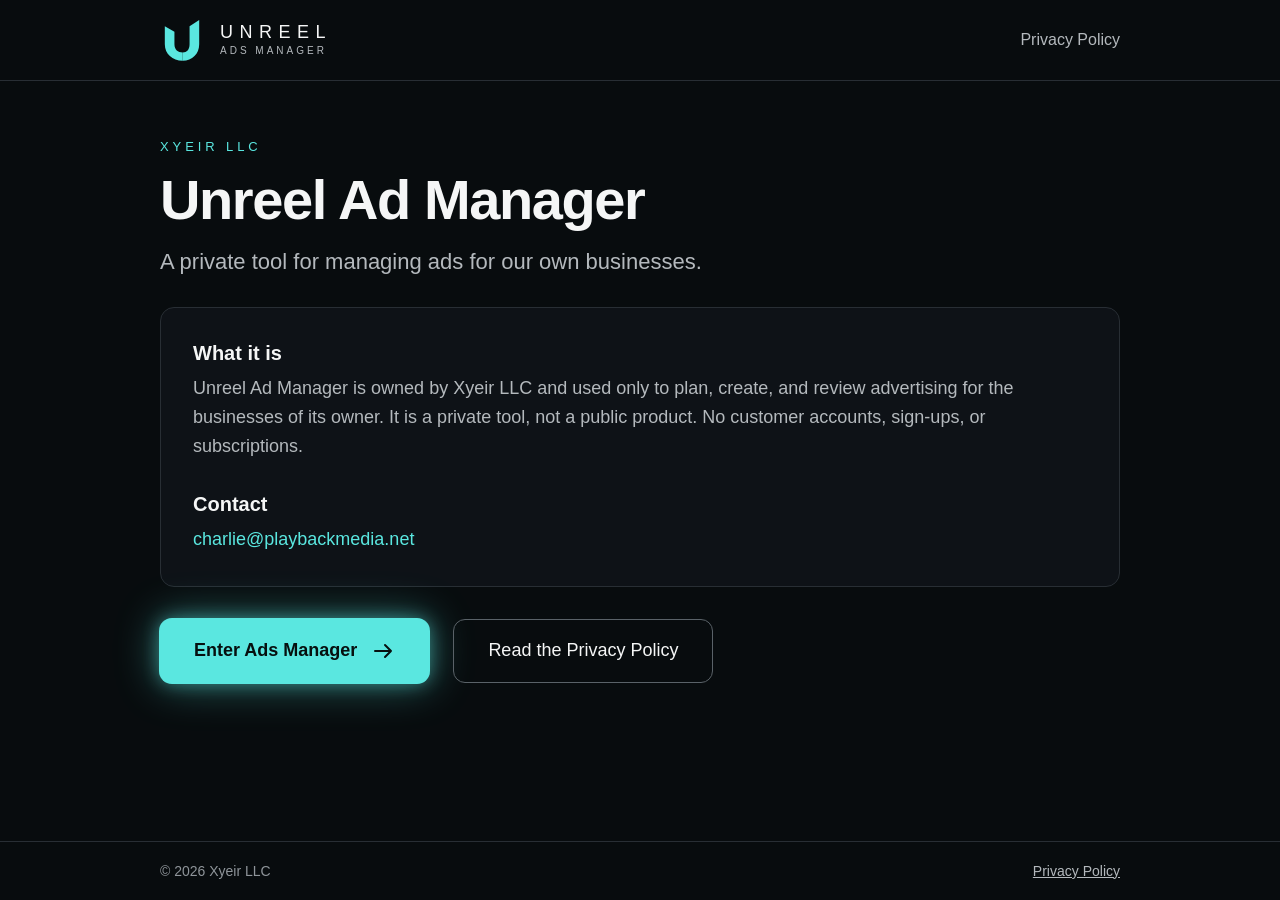
<file: index.html>
<!doctype html>
<html lang="en">
<head>
  <meta charset="utf-8">
  <meta name="viewport" content="width=device-width, initial-scale=1">
  <title>Unreel Ad Manager</title>
  <meta name="description" content="Unreel Ad Manager is a private tool owned by Xyeir LLC for managing ads for its owner's own businesses.">
  <link rel="icon" href="logo.svg" type="image/svg+xml">
  <link rel="stylesheet" href="styles.css">
</head>
<body class="home">
  <header class="site-header">
    <div class="wrap">
      <a class="brand" href="index.html">
        <img src="logo.svg" alt="" width="44" height="44">
        <span class="brand-text"><span class="brand-name">UNREEL</span><span class="brand-sub">ADS MANAGER</span></span>
      </a>
      <nav class="site-nav" aria-label="Main"><a href="privacy.html">Privacy Policy</a></nav>
    </div>
  </header>

  <main>
    <div class="wrap">
      <p class="eyebrow">Xyeir LLC</p>
      <h1>Unreel Ad Manager</h1>
      <p class="lead">A private tool for managing ads for our own businesses.</p>

      <section class="panel">
        <h2>What it is</h2>
        <p>Unreel Ad Manager is owned by Xyeir LLC and used only to plan, create, and review advertising for the businesses of its owner. It is a private tool, not a public product. No customer accounts, sign-ups, or subscriptions.</p>
        <h2>Contact</h2>
        <p><a href="mailto:charlie@playbackmedia.net">charlie@playbackmedia.net</a></p>
      </section>

      <div class="home-actions">
        <a class="enter-button" href="https://app.unreeladsmanager.com">Enter Ads Manager
          <svg viewBox="0 0 24 24" width="24" height="24" fill="none" stroke="currentColor" stroke-width="2" stroke-linecap="round" stroke-linejoin="round" aria-hidden="true"><path d="M4 12h16M14 6l6 6-6 6"/></svg>
        </a>
        <a class="outline-button" href="privacy.html">Read the Privacy Policy</a>
      </div>
    </div>
  </main>

  <footer class="site-footer">
    <div class="wrap">
      <span>© 2026 Xyeir LLC</span>
      <a href="privacy.html">Privacy Policy</a>
    </div>
  </footer>
</body>
</html>
</file>
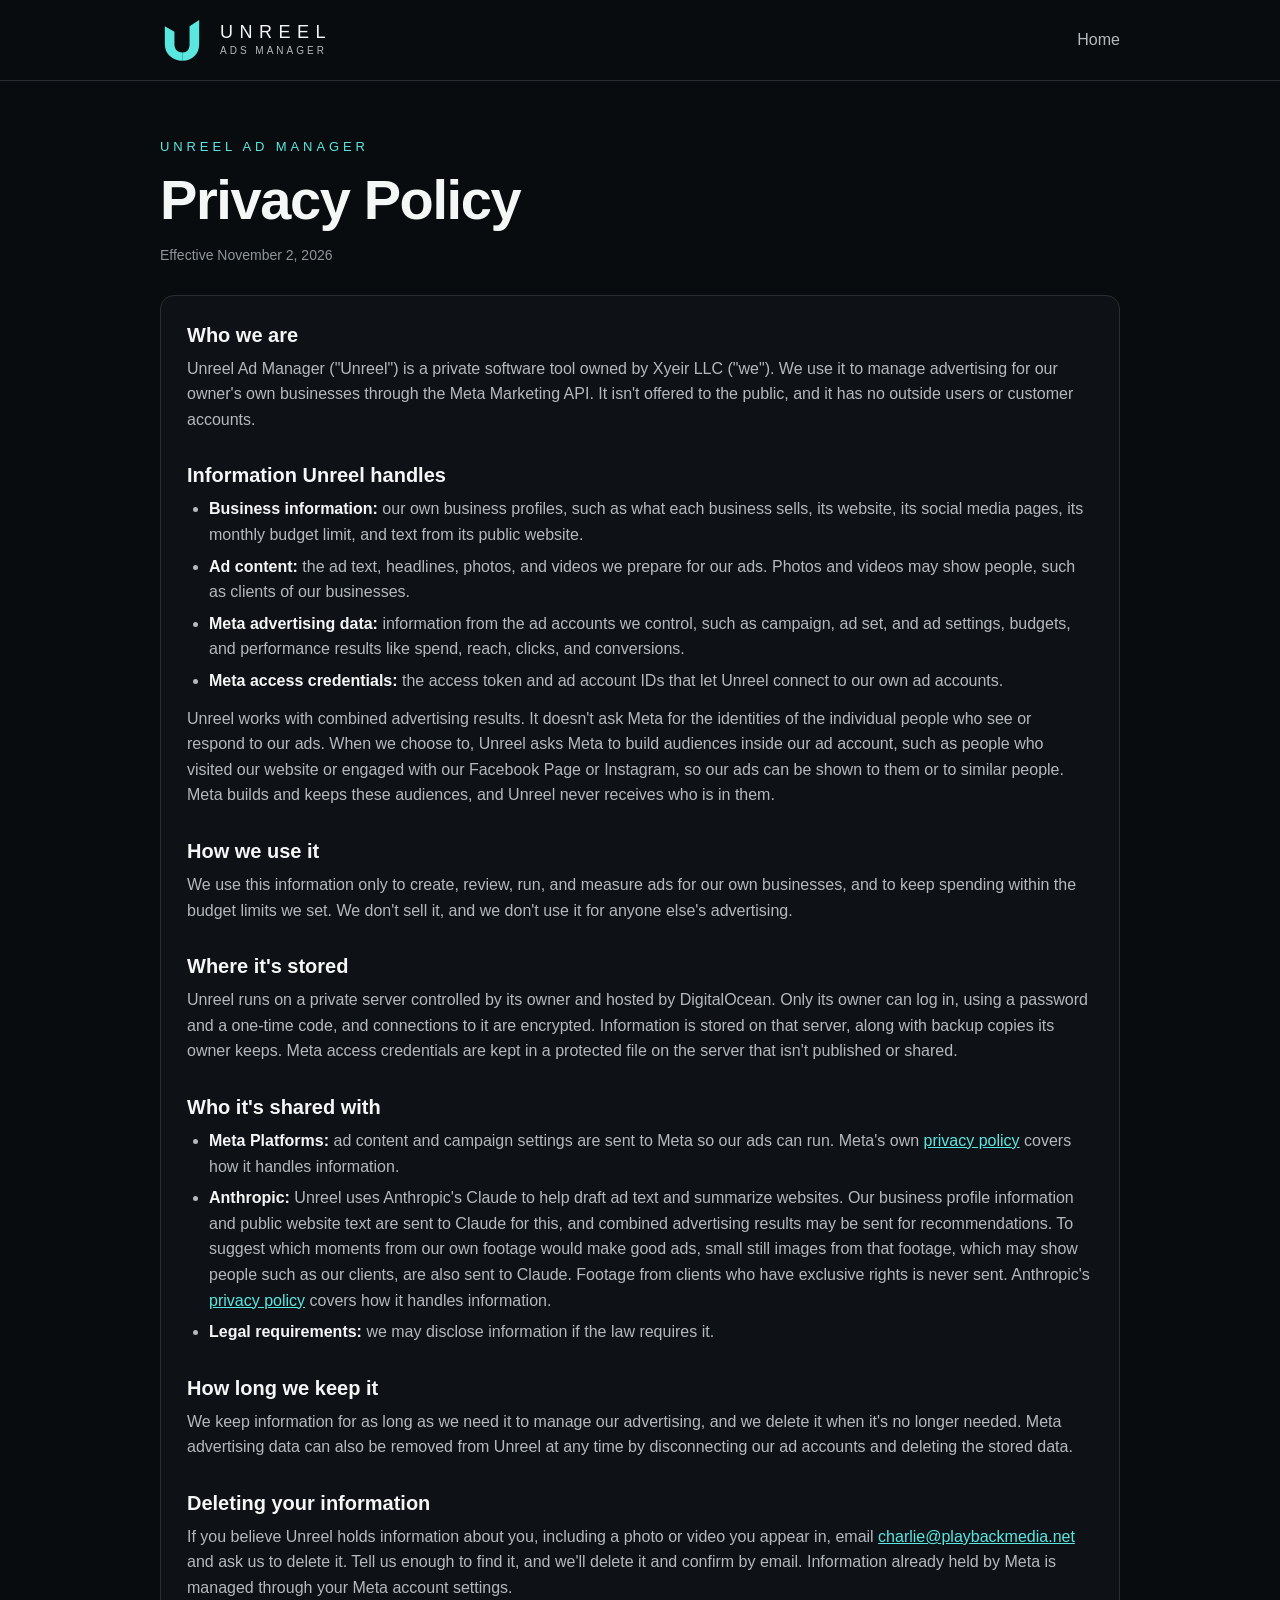
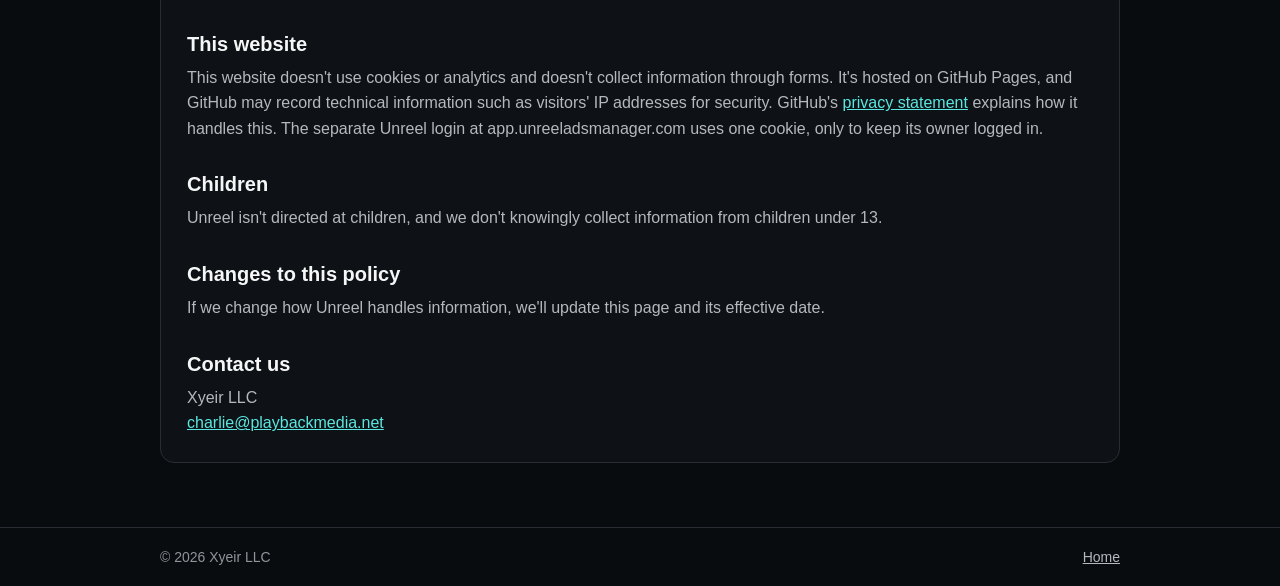
<file: privacy.html>
<!doctype html>
<html lang="en">
<head>
  <meta charset="utf-8">
  <meta name="viewport" content="width=device-width, initial-scale=1">
  <title>Privacy Policy | Unreel Ad Manager</title>
  <meta name="description" content="How Unreel Ad Manager, a private tool owned by Xyeir LLC, handles information.">
  <link rel="icon" href="logo.svg" type="image/svg+xml">
  <link rel="stylesheet" href="styles.css">
</head>
<body>
  <header class="site-header">
    <div class="wrap">
      <a class="brand" href="index.html">
        <img src="logo.svg" alt="" width="44" height="44">
        <span class="brand-text"><span class="brand-name">UNREEL</span><span class="brand-sub">ADS MANAGER</span></span>
      </a>
      <nav class="site-nav" aria-label="Main"><a href="index.html">Home</a></nav>
    </div>
  </header>

  <main>
    <div class="wrap">
      <p class="eyebrow">Unreel Ad Manager</p>
      <h1>Privacy Policy</h1>
      <p class="updated">Effective November 2, 2026</p>

      <article class="panel">
        <h2>Who we are</h2>
        <p>Unreel Ad Manager ("Unreel") is a private software tool owned by Xyeir LLC ("we"). We use it to manage advertising for our owner's own businesses through the Meta Marketing API. It isn't offered to the public, and it has no outside users or customer accounts.</p>

        <h2>Information Unreel handles</h2>
        <ul>
          <li><strong>Business information:</strong> our own business profiles, such as what each business sells, its website, its social media pages, its monthly budget limit, and text from its public website.</li>
          <li><strong>Ad content:</strong> the ad text, headlines, photos, and videos we prepare for our ads. Photos and videos may show people, such as clients of our businesses.</li>
          <li><strong>Meta advertising data:</strong> information from the ad accounts we control, such as campaign, ad set, and ad settings, budgets, and performance results like spend, reach, clicks, and conversions.</li>
          <li><strong>Meta access credentials:</strong> the access token and ad account IDs that let Unreel connect to our own ad accounts.</li>
        </ul>
        <p>Unreel works with combined advertising results. It doesn't ask Meta for the identities of the individual people who see or respond to our ads. When we choose to, Unreel asks Meta to build audiences inside our ad account, such as people who visited our website or engaged with our Facebook Page or Instagram, so our ads can be shown to them or to similar people. Meta builds and keeps these audiences, and Unreel never receives who is in them.</p>

        <h2>How we use it</h2>
        <p>We use this information only to create, review, run, and measure ads for our own businesses, and to keep spending within the budget limits we set. We don't sell it, and we don't use it for anyone else's advertising.</p>

        <h2>Where it's stored</h2>
        <p>Unreel runs on a private server controlled by its owner and hosted by DigitalOcean. Only its owner can log in, using a password and a one-time code, and connections to it are encrypted. Information is stored on that server, along with backup copies its owner keeps. Meta access credentials are kept in a protected file on the server that isn't published or shared.</p>

        <h2>Who it's shared with</h2>
        <ul>
          <li><strong>Meta Platforms:</strong> ad content and campaign settings are sent to Meta so our ads can run. Meta's own <a href="https://www.facebook.com/privacy/policy/">privacy policy</a> covers how it handles information.</li>
          <li><strong>Anthropic:</strong> Unreel uses Anthropic's Claude to help draft ad text and summarize websites. Our business profile information and public website text are sent to Claude for this, and combined advertising results may be sent for recommendations. To suggest which moments from our own footage would make good ads, small still images from that footage, which may show people such as our clients, are also sent to Claude. Footage from clients who have exclusive rights is never sent. Anthropic's <a href="https://www.anthropic.com/legal/privacy">privacy policy</a> covers how it handles information.</li>
          <li><strong>Legal requirements:</strong> we may disclose information if the law requires it.</li>
        </ul>

        <h2>How long we keep it</h2>
        <p>We keep information for as long as we need it to manage our advertising, and we delete it when it's no longer needed. Meta advertising data can also be removed from Unreel at any time by disconnecting our ad accounts and deleting the stored data.</p>

        <h2>Deleting your information</h2>
        <p>If you believe Unreel holds information about you, including a photo or video you appear in, email <a href="mailto:charlie@playbackmedia.net">charlie@playbackmedia.net</a> and ask us to delete it. Tell us enough to find it, and we'll delete it and confirm by email. Information already held by Meta is managed through your Meta account settings.</p>

        <h2>This website</h2>
        <p>This website doesn't use cookies or analytics and doesn't collect information through forms. It's hosted on GitHub Pages, and GitHub may record technical information such as visitors' IP addresses for security. GitHub's <a href="https://docs.github.com/en/site-policy/privacy-policies/github-general-privacy-statement">privacy statement</a> explains how it handles this. The separate Unreel login at app.unreeladsmanager.com uses one cookie, only to keep its owner logged in.</p>

        <h2>Children</h2>
        <p>Unreel isn't directed at children, and we don't knowingly collect information from children under 13.</p>

        <h2>Changes to this policy</h2>
        <p>If we change how Unreel handles information, we'll update this page and its effective date.</p>

        <h2>Contact us</h2>
        <p>Xyeir LLC<br><a href="mailto:charlie@playbackmedia.net">charlie@playbackmedia.net</a></p>
      </article>
    </div>
  </main>

  <footer class="site-footer">
    <div class="wrap">
      <span>© 2026 Xyeir LLC</span>
      <a href="index.html">Home</a>
    </div>
  </footer>
</body>
</html>
</file>
<file: styles.css>
:root {
  color-scheme: dark;
  --bg: #080c0e;
  --panel: #0e1217;
  --line: #282e34;
  --line-strong: #5a6268;
  --ink: #f5f6f6;
  --ink-2: #b4b9bd;
  --ink-3: #8f959a;
  /* Sampled from the home page mockup. Change it here and in logo.svg to change it everywhere. */
  --accent: #5ae7e0;
  --accent-glow: rgba(90, 231, 224, 0.45);
  --on-accent: #06100f; /* White on this aqua is too faint to read, so text on it is dark. */
  --radius: 14px;
  font-family: -apple-system, BlinkMacSystemFont, "SF Pro Text", "Helvetica Neue", "Segoe UI", Roboto, sans-serif;
}

* { box-sizing: border-box; }
html { -webkit-text-size-adjust: 100%; }
body { margin: 0; min-height: 100vh; display: flex; flex-direction: column; background: var(--bg); color: var(--ink); font-size: 16px; line-height: 1.6; }
a { color: var(--accent); }
a:hover { color: var(--ink); }
:focus-visible { outline: 2px solid var(--accent); outline-offset: 3px; border-radius: 4px; }

.wrap { width: min(1008px, 100%); margin: 0 auto; padding: 0 24px; }

.site-header { border-bottom: 1px solid var(--line); }
.site-header .wrap { display: flex; align-items: center; justify-content: space-between; gap: 16px; padding-top: 18px; padding-bottom: 18px; }
.brand { display: flex; align-items: center; gap: 16px; color: var(--ink); text-decoration: none; }
.brand:hover { color: var(--ink); }
.brand img { display: block; }
.brand-text { display: flex; flex-direction: column; gap: 3px; }
.brand-name { font-size: 18px; line-height: 1.1; font-weight: 500; letter-spacing: 0.36em; }
.brand-sub { font-size: 10px; line-height: 1.2; letter-spacing: 0.3em; color: var(--ink-2); white-space: nowrap; }
.site-nav a { color: var(--ink-2); text-decoration: none; font-size: 16px; }
.site-nav a:hover { color: var(--ink); }

main { flex: 1; padding: 56px 0 64px; }
.eyebrow { margin: 0; font-size: 13px; font-weight: 500; letter-spacing: 0.3em; text-transform: uppercase; color: var(--accent); }
h1 { margin: 12px 0 14px; font-size: clamp(38px, 7vw, 56px); line-height: 1.08; font-weight: 700; letter-spacing: -0.025em; }
.lead { margin: 0; font-size: 18px; color: var(--ink-2); }
.updated { margin: 0; color: var(--ink-3); font-size: 14px; }

.panel { margin-top: 28px; padding: 26px; background: var(--panel); border: 1px solid var(--line); border-radius: var(--radius); }
.panel h2 { margin: 30px 0 8px; font-size: 20px; font-weight: 600; line-height: 1.3; }
.panel h2:first-child { margin-top: 0; }
.panel p { margin: 0 0 12px; color: var(--ink-2); }
.panel p:last-child { margin-bottom: 0; }
.panel ul { margin: 0 0 12px; padding-left: 22px; color: var(--ink-2); }
.panel li + li { margin-top: 6px; }
.panel strong { color: var(--ink); font-weight: 600; }

/* Home page */
.home .lead { font-size: clamp(18px, 2.2vw, 22px); }
.home .panel { padding: 32px; }
.home .panel p { font-size: 18px; }
.home-actions { display: flex; flex-wrap: wrap; align-items: center; gap: 24px; margin-top: 32px; }
.enter-button, .outline-button { display: inline-flex; align-items: center; justify-content: center; gap: 14px; min-height: 64px; padding: 0 34px; border-radius: 12px; font-size: 18px; text-decoration: none; }
.enter-button { font-weight: 600; color: var(--on-accent); background: var(--accent); box-shadow: 0 0 0 1px var(--accent), 0 0 18px var(--accent-glow), 0 0 44px var(--accent-glow); transition: box-shadow 0.15s; }
.enter-button:hover { color: var(--on-accent); box-shadow: 0 0 0 1px var(--accent), 0 0 24px var(--accent-glow), 0 0 64px var(--accent-glow); }
.outline-button { color: var(--ink); border: 1px solid var(--line-strong); }
.outline-button:hover { color: var(--ink); border-color: var(--ink); }

.site-footer { border-top: 1px solid var(--line); color: var(--ink-3); font-size: 14px; }
.site-footer .wrap { display: flex; flex-wrap: wrap; justify-content: space-between; gap: 6px 20px; padding-top: 18px; padding-bottom: 18px; }
.site-footer a { color: var(--ink-2); }

@media (max-width: 560px) {
  main { padding: 32px 0 40px; }
  .panel, .home .panel { padding: 20px; }
  .home .panel p { font-size: 16px; }
  .brand { gap: 12px; }
  .brand img { width: 36px; height: 36px; }
  .brand-name { font-size: 15px; letter-spacing: 0.3em; }
  .brand-sub { font-size: 8px; letter-spacing: 0.3em; }
  .site-nav a { font-size: 15px; }
  .home-actions { flex-direction: column; align-items: stretch; gap: 16px; }
}

@media (prefers-reduced-motion: reduce) {
  .enter-button { transition: none; }
}
.home .panel p a { text-decoration: none; }
.home .panel p a:hover { text-decoration: underline; color: var(--accent); }
</file>
